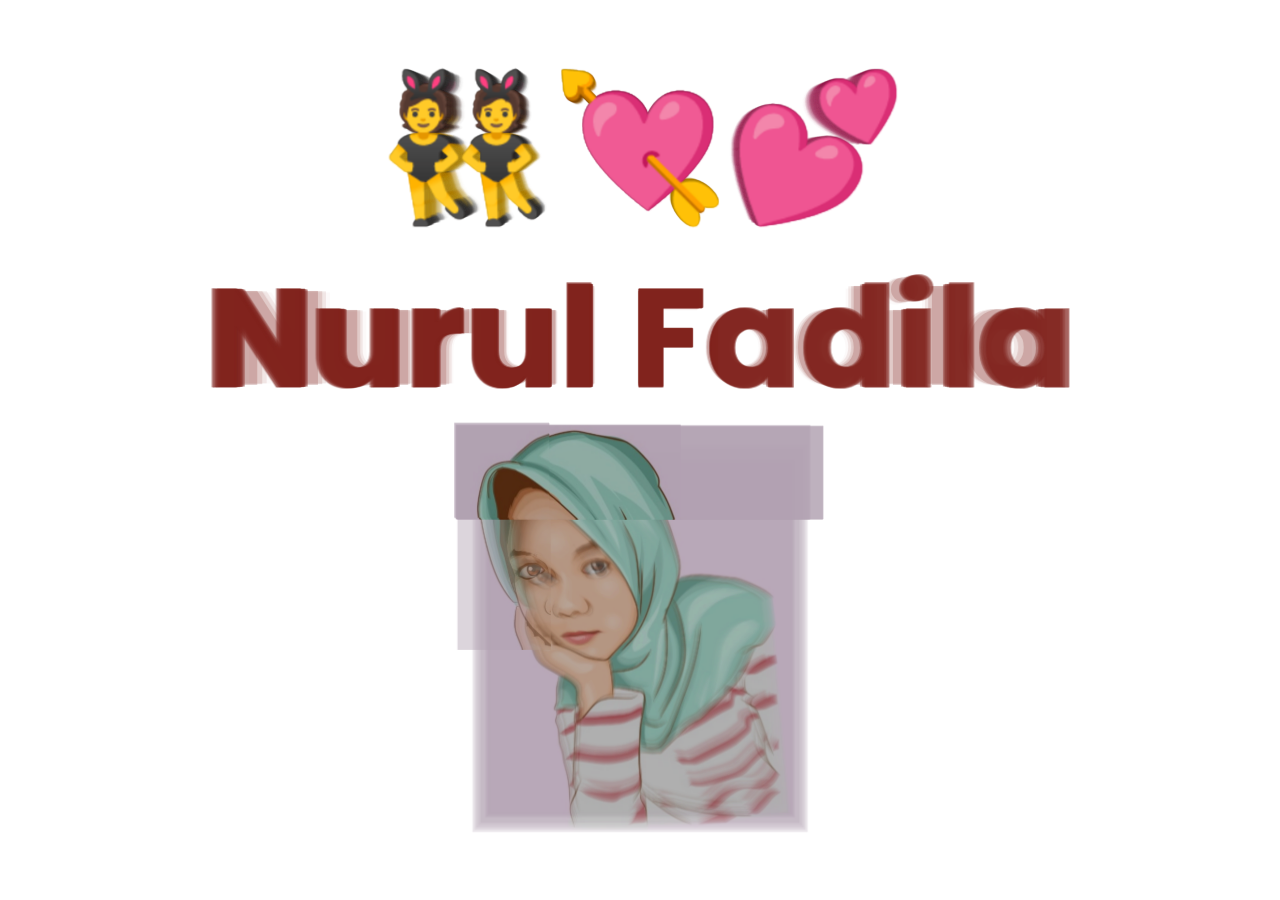
<file: index.html>
<!doctype html>
<html>
    <head>
        <meta charset="utf-8">
        <title>Nurul Fadila💕</title>
        <link rel="stylesheet" href="style.css">
    </head>
    <body>
        <h2 class="emoji-layers">👯💘💕</h2>
           <h2 class="text-layers" style="font: size 80px;">Nurul Fadila</h2>
        <div class="img-layers">
            <img src="nf.jpg" class="img">
        </div>
        <script src="ztext.min.js"></script>
        <script>
            var ztxt = new Ztextify(".text-layers", {
                    depth: "50px",
                    layers: 80,
                    fade: true,
                    direction: "forwards",
                     eventDirection: "default",
                    event: "pointer",
                    eventRotation: "35deg"
                });

            var emoji = new Ztextify(".emoji-layers", {
                    depth: "50px",
                    layers: 80,
                    fade: true,
                    direction: "forwards",
                     eventDirection: "default",
                    event: "pointer",
                    eventRotation: "35deg"
                });

            var image = new Ztextify(".img-layers", {
                    depth: "100px",
                    layers: 200,
                    fade: true,
                    direction: "forwards",
                     eventDirection: "default",
                    event: "pointer",
                    eventRotation: "35deg"
                });
        </script> 
    </body>
</html>
</file>
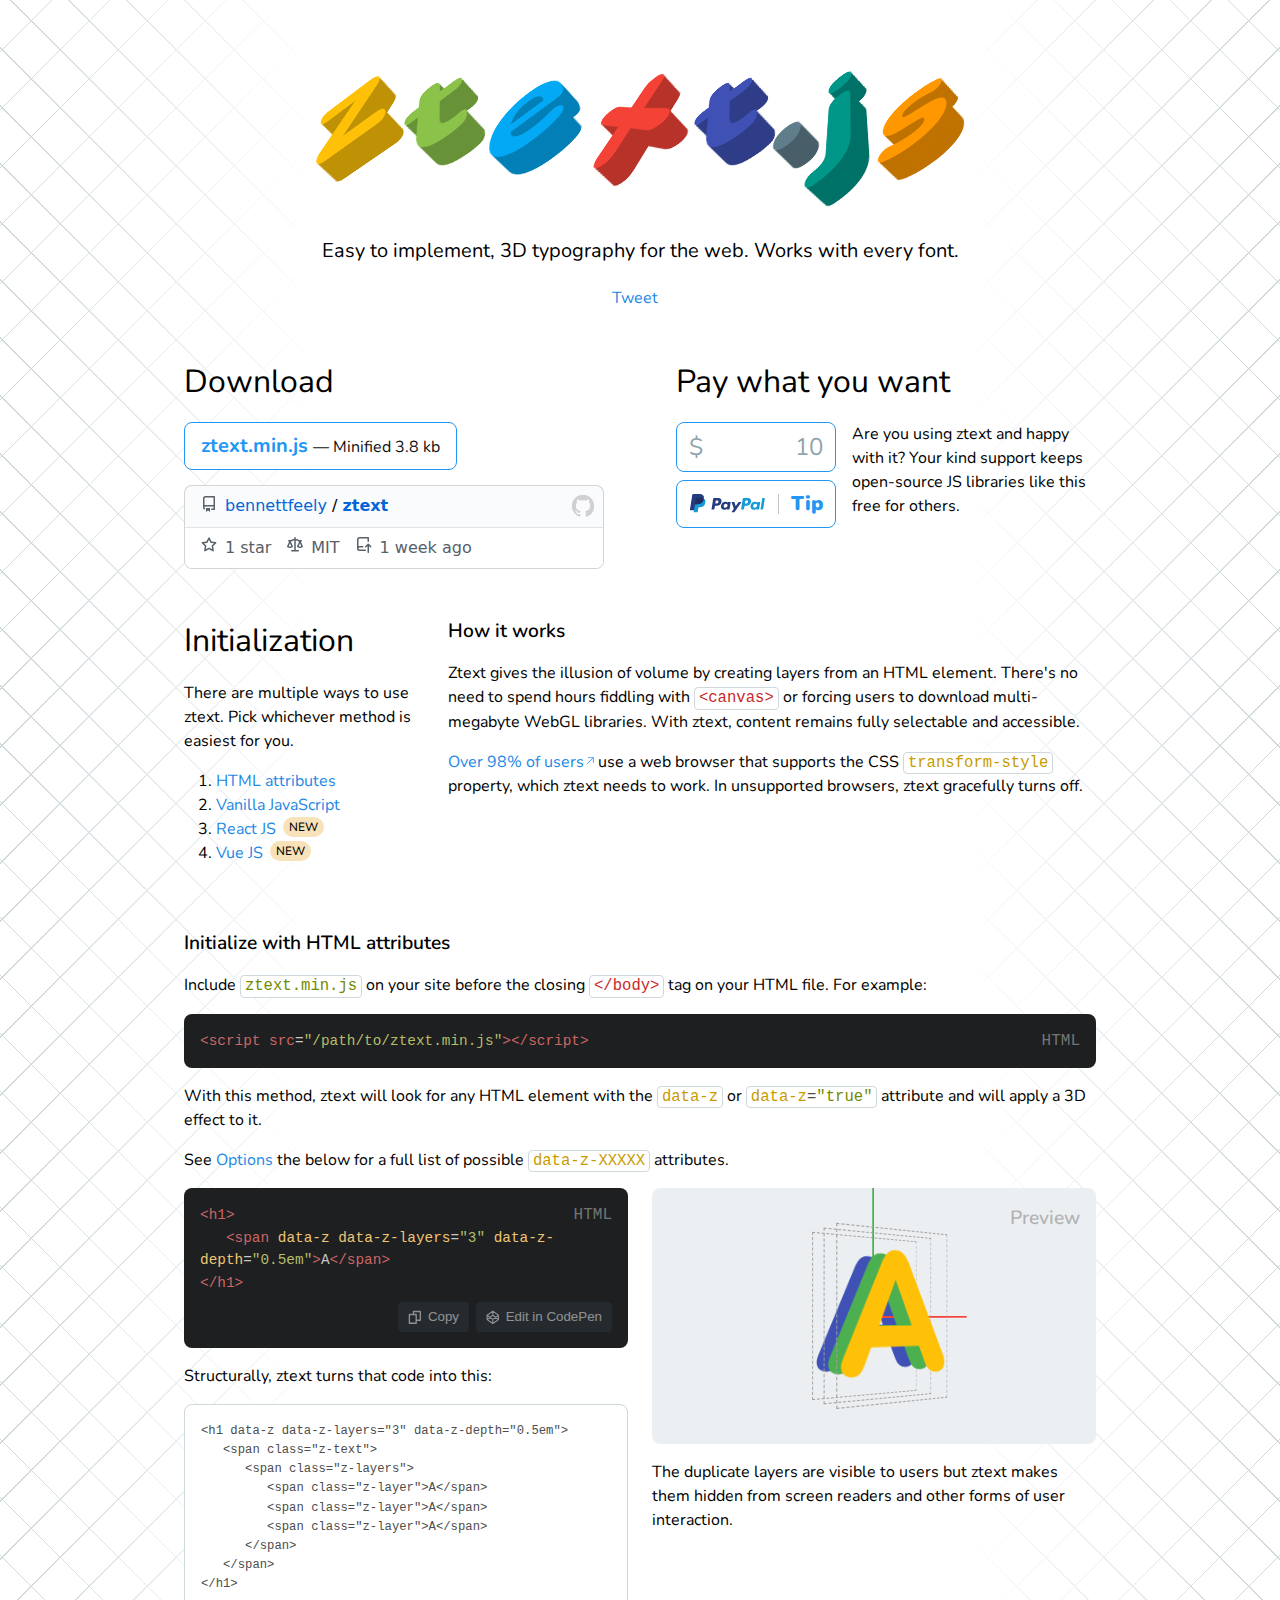
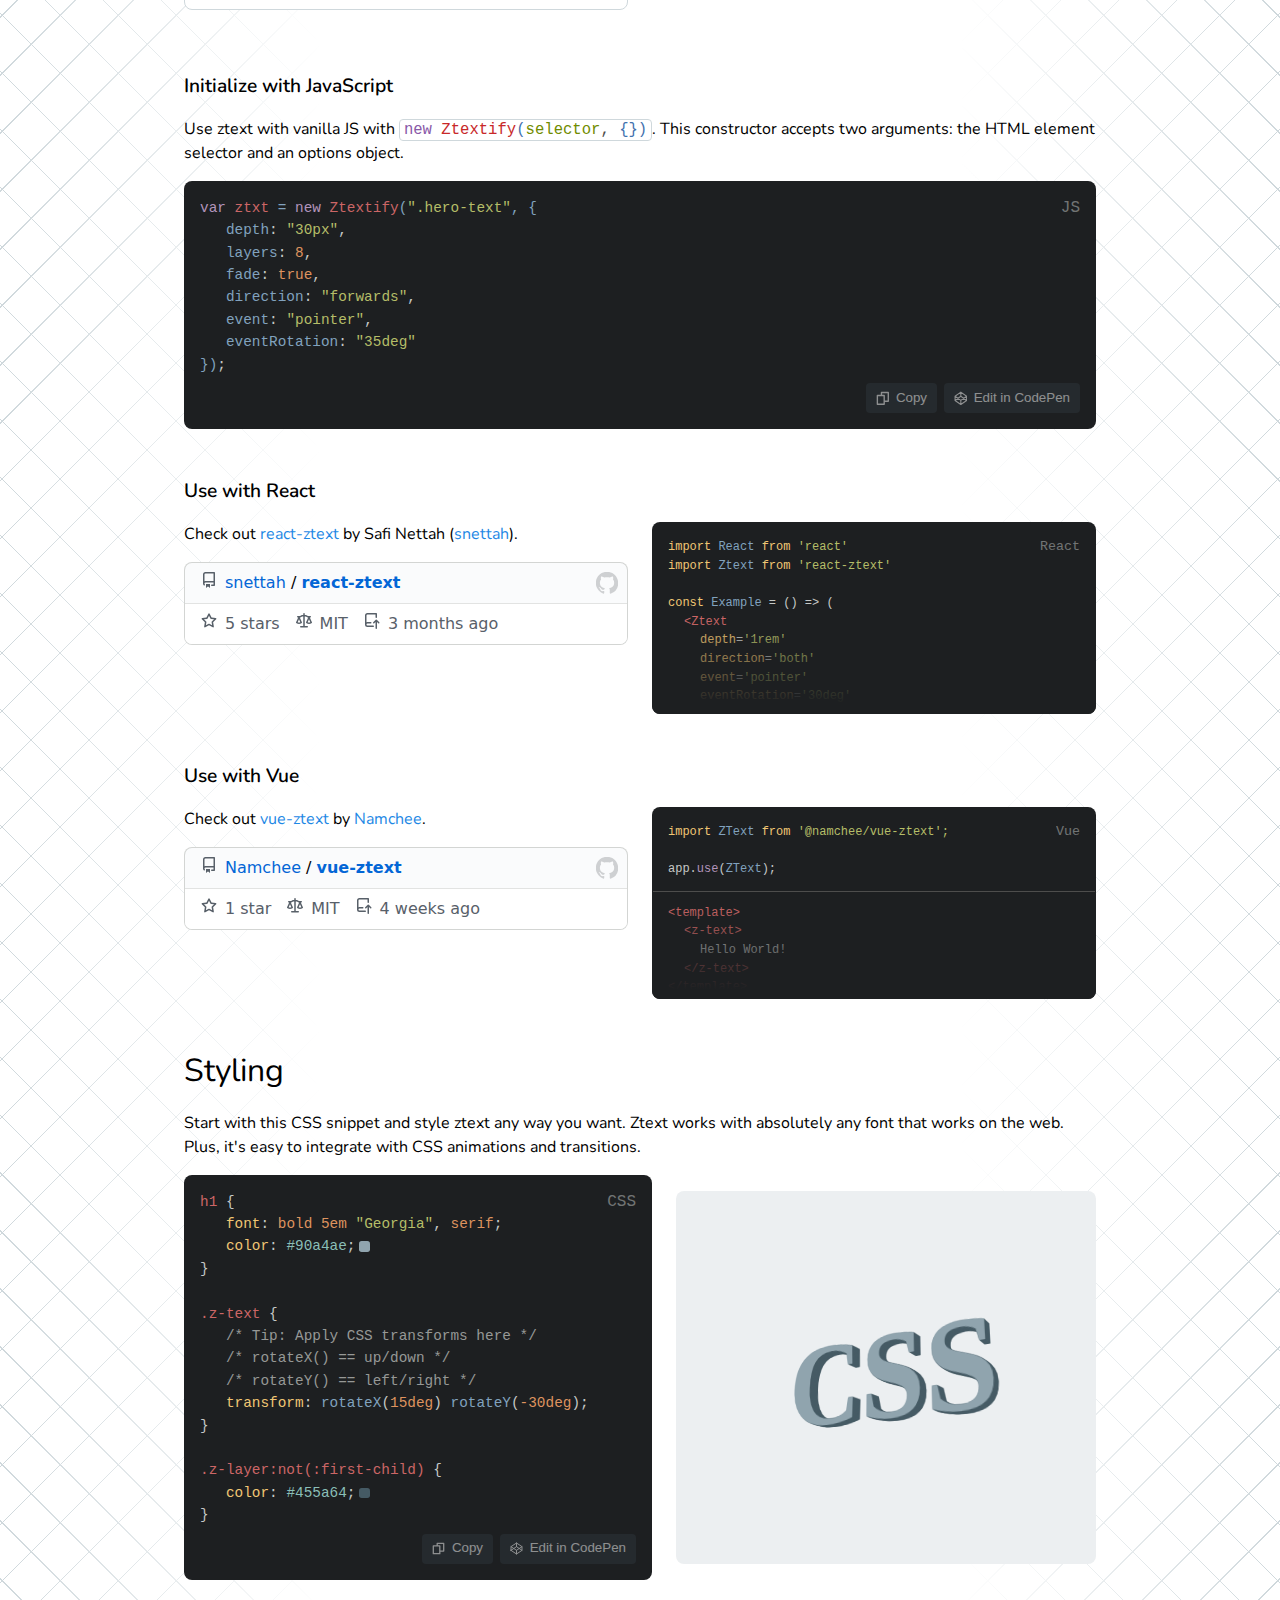
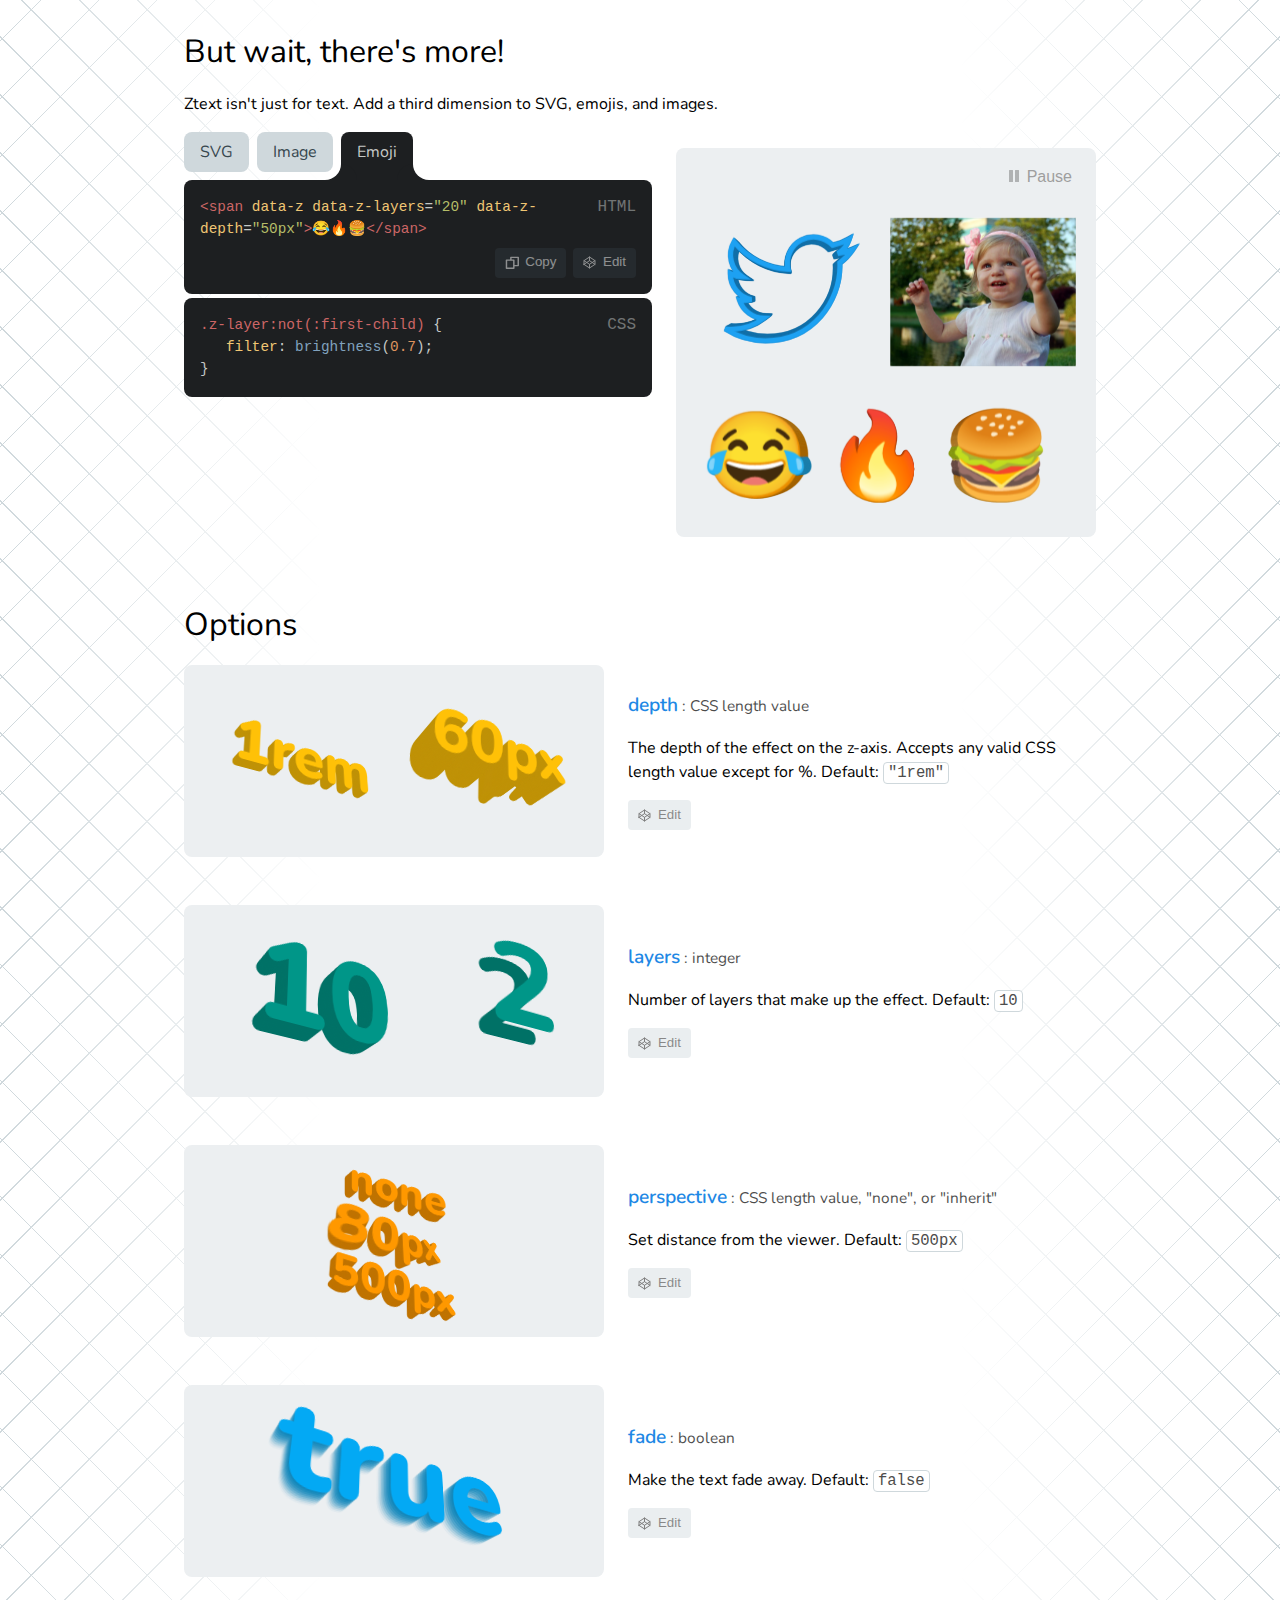
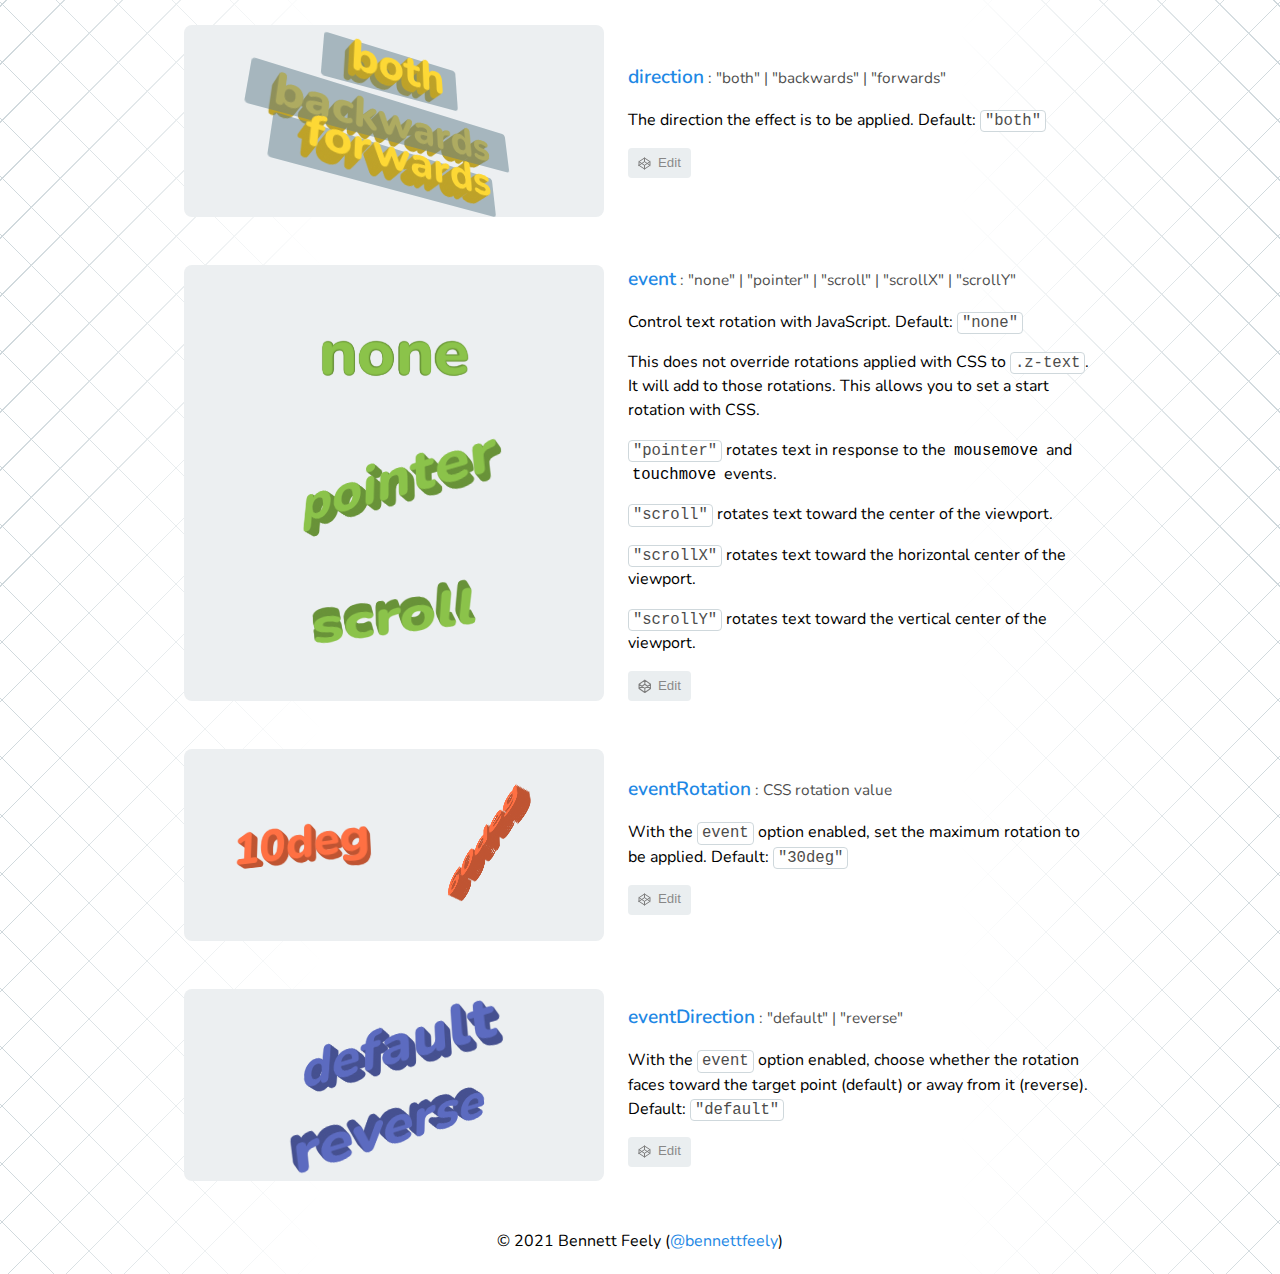
<file: ztext-main/index.html>
<!DOCTYPE html><html lang="en"><head><meta charset="utf-8"><meta content="width=device-width,initial-scale=1,shrink-to-fit=no" name="viewport"><title>ztext.js | 3D Typography for the Web</title><meta content="Easy to implement, 3D typography for any website and every font." name="description"><link href="img/icon/apple-touch-icon.png" rel="apple-touch-icon" sizes="180x180"><link href="img/icon/favicon-32x32.png" rel="icon" sizes="32x32" type="image/png"><link href="img/icon/favicon-16x16.png" rel="icon" sizes="16x16" type="image/png"><link color="#09101d" href="img/icon/safari-pinned-tab.svg" rel="mask-icon"><link href="css/style.min.css" rel="stylesheet"><link href="https://fonts.googleapis.com/css2?family=Cousine&amp;family=Nunito:wght@400;600;800&amp;display=swap" rel="stylesheet"></head><body><header class="header" id="header"><div class="wrapper"><div class="container"><h1><span data-z="true" data-z-depth=".15em" data-z-event="pointer" data-z-eventrotation="40deg">z</span></h1><h1><span data-z="true" data-z-depth=".15em" data-z-event="pointer" data-z-eventrotation="40deg">t</span></h1><h1><span data-z="true" data-z-depth=".15em" data-z-event="pointer" data-z-eventrotation="40deg">e</span></h1><h1><span data-z="true" data-z-depth=".15em" data-z-event="pointer" data-z-eventrotation="40deg">x</span></h1><h1><span data-z="true" data-z-depth=".15em" data-z-event="pointer" data-z-eventrotation="40deg">t</span></h1><h1><span data-z="true" data-z-depth=".15em" data-z-event="pointer" data-z-eventrotation="40deg">.</span></h1><h1><span data-z="true" data-z-depth=".15em" data-z-event="pointer" data-z-eventrotation="40deg">j</span></h1><h1><span data-z="true" data-z-depth=".15em" data-z-event="pointer" data-z-eventrotation="40deg">s</span></h1><h2>Easy to implement, 3D typography for the web. Works with every font.</h2><div class="share twitter-shade"><a class="twitter-share-button" data-related="bennettfeely" data-show-count="false" data-size="large" data-text="ztext.js - Easy to implement, 3D typography for the web. Works with every font." data-url="https://bennettfeely.com/ztext" href="https://twitter.com/share?ref_src=twsrc%5Etfw">Tweet</a><script async="true" charset="utf-8" src="https://platform.twitter.com/widgets.js"></script></div><div class="share facebook-share"><div class="fb-like" data-action="like" data-href="https://bennettfeely.com/ztext" data-layout="button_count" data-share="true" data-size="large" data-width=""></div></div></div></div></header><main class="main"><div class="wrapper"><div class="split"><div class="split-item"><section class="download" id="download"><div class="container"><h2>Download</h2><a class="button split-item" href="js/ztext.min.js"><strong>ztext.min.js </strong>&mdash; Minified 3.8 kb</a><div class="repo" data-repo="bennettfeely/ztext"><div class="repo-box"><div class="repo-title"><a class="repo-author" href="https://github.com/bennettfeely">bennettfeely</a> / <a class="repo-name" href="https://github.com/bennettfeely/ztext">ztext</a></div><a class="repo-meta" href="https://github.com/bennettfeely/ztext"><span class="repo-stars">1 star</span><span class="repo-license">MIT</span><span class="repo-updated">1 week ago</span></a></div></div></div></section></div><div class="split-item"><section class="tips" id="tips"><div class="container"><h2>Pay what you want</h2><div class="tip-jar-wrapper"><label class="tip-jar">$<input class="tip" inputmode="numeric" placeholder="10" type="text"></label><a class="tip-button button" href="https://www.paypal.com/cgi-bin/webscr?cmd=_donations&amp;business=9YZX9KJVUDWXW&amp;currency_code=USD&amp;amount=10&amp;item_name=ztext.js&amp;source=url"><img alt="PayPal" height="33" src="img/paypal.svg" width="124"><strong>Tip</strong></a></div><p>Are you using ztext and happy with it? Your kind support keeps open-source JS libraries like this free for others.</p></div></section></div></div></div><section class="initialization" id="initialization"><div class="wrapper"><div class="container"><div class="split"><div class="split-item shrink"><h2>Initialization</h2><p>There are multiple ways to use ztext. Pick whichever method is easiest for you.</p><ol><li><a href="#html-init">HTML attributes</a></li><li><a href="#js-init">Vanilla JavaScript</a></li><li><a href="#react-init">React JS</a> <span class="new">New</span></li><li><a href="#vue-init">Vue JS</a> <span class="new">New</span></li></ol></div><div class="split-item"><h3>How it works</h3><p>Ztext gives the illusion of volume by creating layers from an HTML element. There's no need to spend hours fiddling with <code class="light"><span class="red-code">&lt;canvas&gt;</span></code> or forcing users to download multi-megabyte WebGL libraries. With ztext, content remains fully selectable and accessible.</p><p><a class="external" href="https://caniuse.com/#feat=transforms3d">Over 98% of users</a> use a web browser that supports the CSS <code class="light"><span class="yellow-code">transform-style</span></code> property, which ztext needs to work. In unsupported browsers, ztext gracefully turns off.</p></div></div></div></div></section><section class="html-init" id="html-init"><div class="wrapper"><div class="container"><h3>Initialize with HTML attributes</h3><p>Include <code class="light"><span class="green-code">ztext.min.js</span></code> on your site before the closing <code class="light"><span class="red-code">&lt;/body&gt;</span></code> tag on your HTML file. For example:</p><pre class="dark"><h3>HTML</h3><code><span class="red-code">&lt;script src</span>=<span class="green-code">"/path/to/ztext.min.js"</span><span class="red-code">&gt;&lt;/script&gt;</span></code></pre><p>With this method, ztext will look for any HTML element with the <code class="light"><span class="yellow-code">data-z</span></code> or <code class="light"><span class="yellow-code">data-z</span>=<span class="green-code">"true"</span></code> attribute and will apply a 3D effect to it.</p><p>See <a href="#options">Options</a> the below for a full list of possible <code class="light"><span class="yellow-code">data-z-XXXXX</span></code> attributes.</p><div class="split"><div class="split-item"><pre class="dark"><h3>HTML</h3><code id="copy-0"><span class="red-code">&lt;h1&gt;</span><br>   <span class="red-code">&lt;span</span> <span class="yellow-code">data-z</span> <span class="yellow-code">data-z-layers</span>=<span class="green-code">"3"</span> <span class="yellow-code">data-z-depth</span>=<span class="green-code">"0.5em"</span><span class="red-code">></span>A<span class="red-code">&lt;/span&gt;</span><br><span class="red-code">&lt;/h1&gt;</span></code><div class="menu menu-0 right-align"></div></pre><p>Structurally, ztext turns that code into this:</p><pre class="light"><code><span>&lt;h1 data-z data-z-layers="3" data-z-depth="0.5em"&gt;<br>&nbsp;&nbsp;&nbsp;&lt;span class="z-text"&gt;<br>&nbsp;&nbsp;&nbsp;&nbsp;&nbsp;&nbsp;&lt;span class="z-layers"&gt;<br>&nbsp;&nbsp;&nbsp;&nbsp;&nbsp;&nbsp;&nbsp;&nbsp;&nbsp;&lt;span class="z-layer"&gt;A&lt;/span&gt;<br>&nbsp;&nbsp;&nbsp;&nbsp;&nbsp;&nbsp;&nbsp;&nbsp;&nbsp;&lt;span class="z-layer"&gt;A&lt;/span&gt;<br>&nbsp;&nbsp;&nbsp;&nbsp;&nbsp;&nbsp;&nbsp;&nbsp;&nbsp;&lt;span class="z-layer"&gt;A&lt;/span&gt;<br>&nbsp;&nbsp;&nbsp;&nbsp;&nbsp;&nbsp;&lt;/span&gt;<br>&nbsp;&nbsp;&nbsp;&lt;/span&gt;<br>&lt;/h1&gt;</span></code></pre></div><div class="split-item"><div class="preview"><h3>Preview</h3><h1 class="x-large" data-z="true" data-z-depth=".5em" data-z-layers="3">A</h1></div><p>The duplicate layers are visible to users but ztext makes them hidden from screen readers and other forms of user interaction.</p></div></div></div></div></section><section class="js-init" id="js-init"><div class="wrapper"><div class="container"><h3>Initialize with JavaScript</h3><p>Use ztext with vanilla JS with <code class="light"><span class="purple-code">new</span> <span class="red-code">Ztextify</span><span class="blue-code">(</span><span class="green-code">selector</span>, <span class="blue-code">{})</span></code>. This constructor accepts two arguments: the HTML element selector and an options object.</p><pre class="dark"><h3>JS</h3><code id="copy-1"><span class="purple-code">var</span> <span class="red-code">ztxt</span> <span class="blue-code">=</span> <span class="purple-code">new</span> <span class="red-code">Ztextify</span><span class="blue-code">(</span><span class="green-code">".hero-text"</span><span class="blue-code">,</span> <span class="blue-code">{</span><br>   <span class="blue-code">depth</span>: <span class="green-code">"30px"</span>,<br>   <span class="blue-code">layers</span>: <span class="orange-code">8</span>,<br>   <span class="blue-code">fade</span>: <span class="orange-code">true</span>,<br>   <span class="blue-code">direction</span>: <span class="green-code">"forwards"</span>,<br>   <span class="blue-code">event</span>: <span class="green-code">"pointer"</span>,<br>   <span class="blue-code">eventRotation</span>: <span class="green-code">"35deg"</span><br><span class="blue-code">})</span>;<div class="menu menu-1 right-align"></div></code></pre></div></div></section><section class="react-init" id="react-init"><div class="wrapper"><div class="container"><h3>Use with React</h3><div class="split"><div class="split-item"><p>Check out <a href="https://github.com/snettah/react-ztext">react-ztext</a> by Safi Nettah (<a href="https://github.com/snettah">snettah</a>).</p><div class="repo" data-repo="snettah/react-ztext"><div class="repo-box"><div class="repo-title"><a class="repo-author" href="https://github.com/snettah">snettah</a> / <a class="repo-name" href="https://github.com/snettah/react-ztext">react-ztext</a></div><a class="repo-meta" href="https://github.com/snettah/react-ztext"><span class="repo-stars">5 stars</span><span class="repo-license">MIT</span><span class="repo-updated">3 months ago</span></a></div></div></div><div class="split-item"><a class="code-preview" href="https://github.com/snettah/react-ztext"><pre class="dark"><h3>React</h3><code><span class="yellow-code">import</span> <span class="blue-code">React</span> <span class="yellow-code">from</span> <span class="green-code">'react'</span><br><span class="yellow-code">import</span> <span class="blue-code">Ztext</span> <span class="yellow-code">from</span> <span class="green-code">'react-ztext'</span><br><br><span class="yellow-code">const</span> <span class="blue-code">Example</span> = () => (<br>	<span class="red-code">&lt;Ztext</span><br>		<span class="yellow-code">depth</span>=<span class="green-code">'1rem'</span><br>		<span class="yellow-code">direction</span>=<span class="green-code">'both'</span><br>		<span class="yellow-code">event</span>=<span class="green-code">'pointer'</span><br>		<span class="yellow-code">eventRotation</span>=<span class="green-code">'30deg'</span><br>		<span class="yellow-code">eventDirection</span>=<span class="green-code">'default'</span><br>		<span class="yellow-code">fade</span>={<span class="orange-code">false</span>}<br>		<span class="yellow-code">layers</span>={<span class="orange-code">10</span>}<br>		<span class="yellow-code">perspective</span>=<span class="green-code">'500px'</span><br>	<span class="red-code">&gt;</span><br>		<span class="red-code">&lt;span</span> <span class="yellow-code">role</span>=<span class="green-code">'img'</span> <span class="yellow-code">aria-label</span>=<span class="green-code">'emoji'</span><span class="red-code">&gt;</span><br>			😂🔥🍔<br>		<span class="red-code">&lt;/span&gt;</span><br>	<span class="red-code">&lt;/Ztext&gt;</span><br>)</code></pre></a></div></div></div></div></section><section class="vue-init" id="vue-init"><div class="wrapper"><div class="container"><h3>Use with Vue</h3><div class="split"><div class="split-item"><p>Check out <a href="https://github.com/snettah/vue-ztext">vue-ztext</a> by <a href="https://github.com/Namchee">Namchee</a>.</p><div class="repo" data-repo="Namchee/vue-ztext"><div class="repo-box"><div class="repo-title"><a class="repo-author" href="https://github.com/Namchee">Namchee</a> / <a class="repo-name" href="https://github.com/Namchee/vue-ztext">vue-ztext</a></div><a class="repo-meta" href="https://github.com/Namchee/vue-ztext"><span class="repo-stars">1 star</span><span class="repo-license">MIT</span><span class="repo-updated">4 weeks ago</span></a></div></div></div><div class="split-item"><a class="code-preview" href="https://github.com/Namchee/vue-ztext"><pre class="dark"><h3>Vue</h3><code><span class="yellow-code">import</span> <span class="blue-code">ZText</span> <span class="yellow-code">from</span> <span class="green-code">'@namchee/vue-ztext';</span><br><br>app.<span class="purple-code">use</span>(<span class="blue-code">ZText</span>);<hr><span class="red-code">&lt;template&gt;</span><br>	<span class="red-code">&lt;z-text&gt;</span><br>		Hello World!<br>	<span class="red-code">&lt;/z-text&gt;</span><br><span class="red-code">&lt;/template&gt;</span></code></pre></a></div></div></div></div></section><section class="styling" id="styling"><div class="wrapper"><div class="container"><h2>Styling</h2><p>Start with this CSS snippet and style ztext any way you want. Ztext works with absolutely any font that works on the web. Plus, it's easy to integrate with CSS animations and transitions.</p><div class="split"><div class="split-item"><pre class="dark"><h3>CSS</h3><code id="copy-2"><span class="red-code">h1</span> {<br>   <span class="yellow-code">font</span>: <span class="orange-code">bold</span> <span class="orange-code">5em</span> <span class="green-code">"Georgia"</span>, <span class="orange-code">serif</span>;<br>   <span class="yellow-code">color</span>: <span class="aqua-code">#90a4ae</span>;<span class="dot" style="background:#90a4ae"></span><br>}<br><br><span class="red-code">.z-text</span> {<br>   <span class="gray-code">/* Tip: Apply CSS transforms here */</span><br>   <span class="gray-code">/* rotateX() == up/down */</span><br>   <span class="gray-code">/* rotateY() == left/right */</span><br>   <span class="yellow-code">transform</span>: <span class="blue-code">rotateX</span>(<span class="orange-code">15deg</span>) <span class="blue-code">rotateY</span>(<span class="orange-code">-30deg</span>);<br>}<br><br><span class="red-code">.z-layer:not(:first-child)</span> {<br>   <span class="yellow-code">color</span>: <span class="aqua-code">#455a64</span>;<span class="dot" style="background:#455a64"></span><br>}<div class="menu menu-2 right-align"></div></code></pre></div><div class="split-item preview styling-example-primary"><h1 class="large" data-z="true">CSS</h1></div></div></div></div></section><section class="more" id="more"><div class="wrapper"><div class="container"><h2>But wait, there's more!</h2><p>Ztext isn't just for text. Add a third dimension to SVG, emojis, and images.</p><div class="split"><div class="split-item"><div class="toggle-menu"><button class="toggle" data-show="svg">SVG</button><button class="toggle" data-show="img">Image</button><button class="toggle is-on" data-show="emoji">Emoji</button></div><pre class="dark"><h3>HTML</h3><div class="tab svg-code-tab"><code id="copy-3"><span class="red-code">&lt;span <span class="yellow-code">data-z</span></span> <span class="yellow-code">data-z-layers</span>=<span class="green-code">"15"</span> <span class="yellow-code">data-z-depth</span>=<span class="green-code">"50px"</span><span class="red-code">&gt;</span><br>   <span class="red-code">&lt;svg</span> <span class="yellow-code">xmlns</span>=<span class="green-code">"http://www.w3.org/2000/svg"</span> <span class="yellow-code">viewBox</span>=<span class="green-code">"0 0 400 400"</span> <span class="yellow-code">width</span>=<span class="green-code">"200"</span> <span class="yellow-code">height</span>=<span class="green-code">"200"</span><span class="red-code">></span><br>       <span class="red-code">&lt;path</span> <span class="yellow-code">d</span>=<span class="green-code">"..."</span><span><span class="red-code"> /&gt;</span><br>    <span class="red-code">&lt;/svg&gt;</span><br><span class="red-code">&lt;/span&gt;</span><div class="menu menu-3 right-align"></div></span></code></div><div class="tab img-code-tab"><code id="copy-4"><span class="red-code">&lt;span <span class="yellow-code">data-z</span> <span class="yellow-code">data-z-depth</span>=<span class="green-code">"40px"</span>&gt;</span><br>   <span class="red-code">&lt;img</span> <span class="yellow-code">width</span>=<span class="green-code">"150"</span> <span class="yellow-code">height</span>=<span class="green-code">"120"</span> <span class="yellow-code">src</span>=<span class="green-code">"images/grace.jpg"</span> <span class="yellow-code">alt</span>=<span class="green-code">"Photo of Grace"</span><span class="red-code">></span><br><span class="red-code">&lt;span&gt;</span><div class="menu menu-4 right-align"></div></code></div><div class="tab emoji-code-tab is-on"><code id="copy-5"><span class="red-code">&lt;span</span> <span class="yellow-code">data-z</span> <span class="yellow-code">data-z-layers</span>=<span class="green-code">"20"</span> <span class="yellow-code">data-z-depth</span>=<span class="green-code">"50px"</span><span class="red-code">&gt;</span>😂🔥🍔<span class="red-code">&lt;/span&gt;</span><div class="menu menu-5 right-align"></div></code></div></pre><pre class="dark"><h3>CSS</h3><code><span class="red-code">.z-layer:not(:first-child)</span> {<br>   <span class="yellow-code">filter</span>: <span class="blue-code">brightness</span>(<span class="orange-code">0.7</span>);<br>}</code></pre></div><div class="split-item preview"><button class="button pause">Pause</button><span class="svg-code-example" data-z="true" data-z-depth="50px" data-z-layers="15"><svg height="200" viewBox="0 0 400 400" width="200" xmlns="http://www.w3.org/2000/svg"><path d="M153.62 301.59c94.34 0 145.94-78.16 145.94-145.94 0-2.22 0-4.43-.15-6.63A104.36 104.36 0 00325 122.47a102.38 102.38 0 01-29.46 8.07 51.47 51.47 0 0022.55-28.37 102.79 102.79 0 01-32.57 12.45 51.34 51.34 0 00-87.41 46.78A145.62 145.62 0 0192.4 107.81a51.33 51.33 0 0015.88 68.47A50.91 50.91 0 0185 169.86v.65a51.31 51.31 0 0041.15 50.28 51.21 51.21 0 01-23.16.88 51.35 51.35 0 0047.92 35.62 102.92 102.92 0 01-63.7 22 104.41 104.41 0 01-12.21-.74 145.21 145.21 0 0078.62 23" fill="none" stroke="#1da1f2" stroke-width="10px"></path></svg></span><span class="img-code-example" data-z="true" data-z-depth="40px"><img alt="Photo of Grace" height="400" src="img/grace.jpg" width="500"></span><span class="emoji-code-example" data-z="true" data-z-depth="50px" data-z-layers="20">😂🔥🍔</span></div></div></div></div></section><section class="options" id="options"><div class="wrapper"><div class="container option depth-option" id="depth"><h2>Options</h2><div class="split"><div class="split-item preview"><h1 class="medium" data-z="true">1rem</h1><h1 class="medium" data-z="true" data-z-depth="60px" data-z-layers="30">60px</h1></div><div class="split-item"><h3><a href="#depth">depth</a><small class="param">CSS length value</small></h3><p>The depth of the effect on the z-axis. Accepts any valid CSS length value except for %. Default: <code class="light">"1rem"</code></p><div class="menu menu-6"></div></div></div></div><div class="container option layers-option" id="layers"><div class="split"><div class="split-item preview"><h1 class="large" data-z="true" data-z-depth=".25em" data-z-layers="10">10</h1><h1 class="large" data-z="true" data-z-depth=".5em" data-z-layers="2">2</h1></div><div class="split-item"><h3><a href="#layers">layers</a><small class="param">integer</small></h3><p>Number of layers that make up the effect. Default: <code class="light">10</code></p><div class="menu menu-7"></div></div></div></div><div class="container option perspective-option" id="perspective"><div class="split"><div class="split-item preview vertical"><h1 class="small" data-z="true" data-z-perspective="none">none</h1><h1 class="small" data-z="true" data-z-perspective="100px">80px</h1><h1 class="small" data-z="true" data-z-perspective="500px">500px</h1></div><div class="split-item"><h3><a href="#perspective">perspective</a><small class="param">CSS length value, "none", or "inherit"</small></h3><p>Set distance from the viewer. Default: <code class="light">500px</code></p><div class="menu menu-8"></div></div></div></div><div class="container option fade-option" id="fade"><div class="split"><div class="split-item preview"><h1 class="large" data-z="true" data-z-depth=".25em" data-z-fade="true" data-z-layers="10">true</h1></div><div class="split-item"><h3><a href="#fade">fade</a><small class="param">boolean</small></h3><p>Make the text fade away. Default: <code class="light">false</code></p><div class="menu menu-9"></div></div></div></div><div class="container option direction-option" id="direction"><div class="split"><div class="split-item preview vertical"><h1 class="small" data-z="true" data-z-depth=".5em">both</h1><h1 class="small" data-z="true" data-z-depth=".5em" data-z-direction="backwards">backwards</h1><h1 class="small" data-z="true" data-z-depth=".5em" data-z-direction="forwards">forwards</h1></div><div class="split-item"><h3><a href="#direction">direction</a><small class="param">"both" | "backwards" | "forwards"</small></h3><p>The direction the effect is to be applied. Default: <code class="light">"both"</code></p><div class="menu menu-10"></div></div></div></div><div class="container option event-option" id="event"><div class="split"><div class="split-item preview vertical static"><h1 class="medium" data-z="true" data-z-event="none">none</h1><h1 class="medium" data-z="true" data-z-event="pointer">pointer</h1><h1 class="medium" data-z="true" data-z-event="scroll">scroll</h1></div><div class="split-item"><h3><a href="#event">event</a><small class="param">"none" | "pointer" | "scroll" | "scrollX" | "scrollY"</small></h3><p>Control text rotation with JavaScript. Default: <code class="light">"none"</code></p><p>This does not override rotations applied with CSS to <code class="light">.z-text</code>. It will add to those rotations. This allows you to set a start rotation with CSS.</p><p><code class="light">"pointer"</code> rotates text in response to the <code>mousemove</code> and <code>touchmove</code> events.</p><p><code class="light">"scroll"</code> rotates text toward the center of the viewport.</p><p><code class="light">"scrollX"</code> rotates text toward the horizontal center of the viewport.</p><p><code class="light">"scrollY"</code> rotates text toward the vertical center of the viewport.</p><div class="menu menu-11"></div></div></div></div><div class="container option event-rotation-option" id="eventRotation"><div class="split"><div class="split-item preview static"><h1 class="small" data-z="true" data-z-event="pointer" data-z-eventrotation="20deg">10deg</h1><h1 class="small" data-z="true" data-z-event="pointer" data-z-eventrotation="60deg">60deg</h1></div><div class="split-item"><h3><a href="#eventRotation">eventRotation</a><small class="param">CSS rotation value</small></h3><p>With the <code class="light">event</code> option enabled, set the maximum rotation to be applied. Default: <code class="light">"30deg"</code></p><div class="menu menu-12"></div></div></div></div><div class="container option event-direction-option" id="eventDirection"><div class="split"><div class="split-item preview static vertical"><h1 class="medium" data-z="true" data-z-event="pointer">default</h1><h1 class="medium" data-z="true" data-z-event="pointer" data-z-eventdirection="reverse">reverse</h1></div><div class="split-item"><h3><a href="#eventRotationDirection">eventDirection</a><small class="param">"default" | "reverse"</small></h3><p>With the <code class="light">event</code> option enabled, choose whether the rotation faces toward the target point (default) or away from it (reverse). Default: <code class="light">"default"</code></p><div class="menu menu-13"></div></div></div></div></div></section></main><footer class="footer"><div class="wrapper"><div class="container">&copy; 2021 Bennett Feely (<a href="https://twitter.com/bennettfeely">@bennettfeely</a>)</div></div></footer><div id="fb-root"></div><script async="true" crossorigin="anonymous" defer="true" nonce="PHc3kpRj" src="https://connect.facebook.net/en_US/sdk.js#xfbml=1&amp;version=v8.0&amp;appId=261257780581807"></script><script src="js/ztext.min.js"></script><script src="js/clipboard.min.js"></script><script src="js/github.min.js"></script><script src="js/demo.min.js"></script><script src="js/examples.min.js"></script></body></html>
</file>
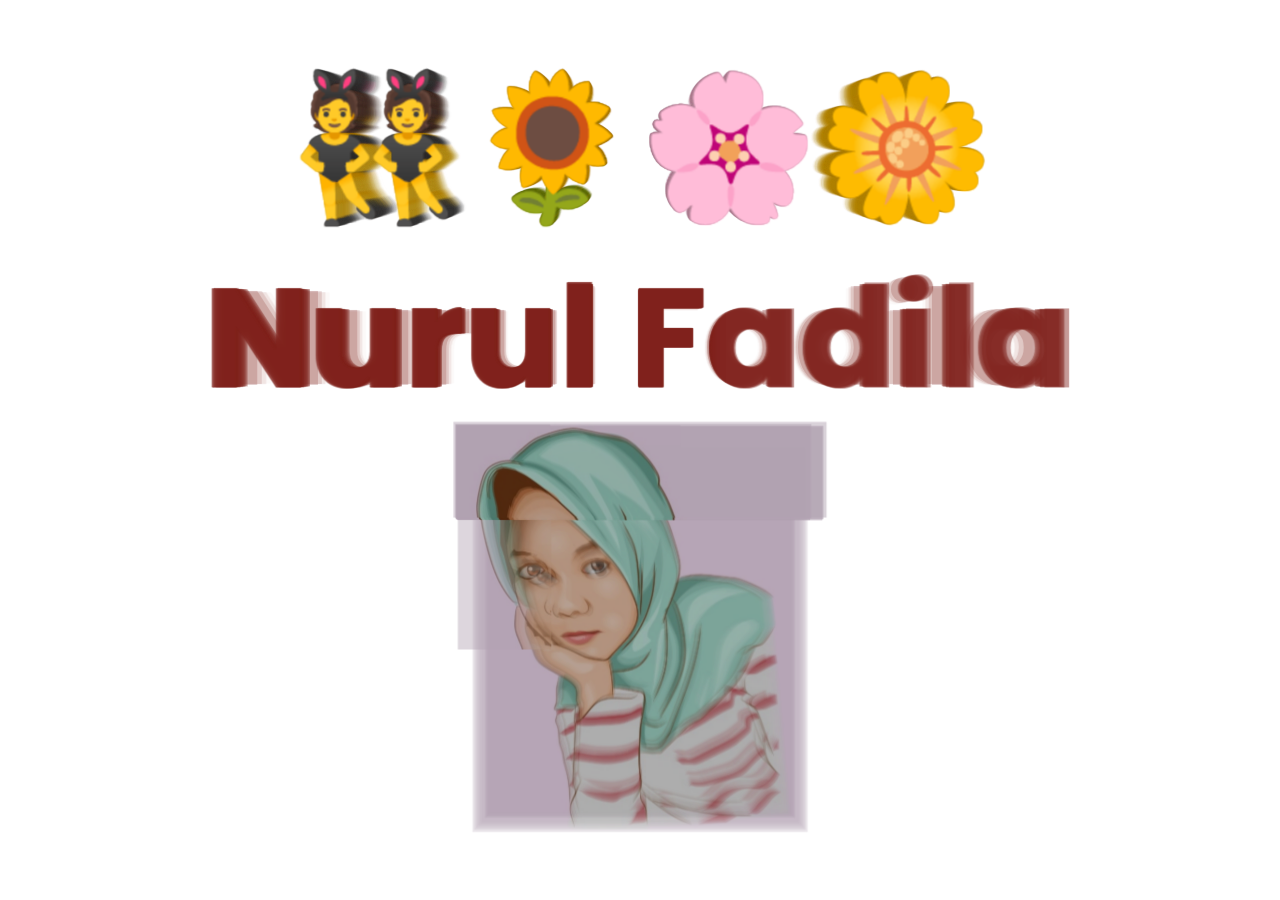
<file: indexku.html>
<!doctype html>
<html>

<head>
    <meta charset="utf-8">
    <!-- <title>Make 3D Element using zText.js</title> -->
    <title>Nurul Fadila💕</title>
    <link rel="stylesheet" href="style.css">
</head>

<body>
    <!-- <h2 class="text-layers">😂🔥🍔💘🍫🌸💕🌸🌼🗺️</h2> -->
    <h2 class="emoji-layers">👯🌻🌸🌼</h2>
    <!-- <h2 class="text-layers">👯👱‍♂️💘</h2> -->
    <!-- <h2 class="text-layers">👨‍👩‍👧‍👦</h2> -->
    <!-- <h2 class="text-layers">👨‍👩💘</h2> -->
    <!-- <h2 class="text-layers">Cool</h2> -->
    <h2 class="text-layers" style="font: size 80px;">Nurul Fadila</h2>
    <div class="img-layers">
        <img src="nf.jpg" class="img">
    </div>
    <script src="ztext.min.js"></script>
    <script>
        var ztxt = new Ztextify(".text-layers", {
            depth: "50px",
            layers: 80,
            fade: true,
            direction: "forwards",
            // eventDirection: "reverse",
            eventDirection: "default",
            event: "pointer",
            eventRotation: "35deg"
        });

        var emoji = new Ztextify(".emoji-layers", {
            depth: "50px",
            layers: 80,
            fade: true,
            direction: "forwards",
            // eventDirection: "default",
            //  eventDirection: "reverse",
            eventDirection: "default",
            event: "pointer",
            eventRotation: "35deg"
        });

        var image = new Ztextify(".img-layers", {
            depth: "100px",
            layers: 200,
            fade: true,
            direction: "forwards",
            // eventDirection: "default",
            //  eventDirection: "reverse",
            eventDirection: "default",
            event: "pointer",
            eventRotation: "35deg"
        });
    </script>
</body>

</html>
</file>
<file: style.css>
@import url('https://fonts.googleapis.com/css?family=Poppins:400,500,600,700,800,900&display=swap');
*
{
    margin: 0;
    padding: 0;
    box-sizing: border-box;
    font-family: 'Poppins', sans-serif;
}
body
{
    display: flex;
    justify-content: center;
    align-items: center;
    min-height: 100vh;
    flex-direction: column;
}
h2
{
    font-size: 8em;
}
h2 .z-layer:first-child
{
    color: #f44336;
}
h2 .z-layer
{
    color: #b73229;
}

.img
{
    position: relative;
    max-width: 300px;
    margin: 30px;
}
.z-layer:first-child
{
    filter: brightness(1);
}
.z-layer
{
    filter: brightness(0.7);
}
</file>
<file: ztext-main/css/style.min.css>
*,h1,h2,h3,h4,h5,h6,p,pre h3,small{margin:0}.code-preview:hover,.repo-meta:hover,a{text-decoration:none}.button,.more .toggle-menu,.preview,.repo-box,pre,svg:not(:root){overflow:hidden}.new,img{vertical-align:top}*{padding:0;-webkit-box-shadow:none;box-shadow:none;-webkit-box-sizing:border-box;box-sizing:border-box;-webkit-font-smoothing:antialiased;-moz-osx-font-smoothing:grayscale;font-smoothing:antialiased;-webkit-text-rendering:optimizeLegibility;text-rendering:optimizeLegibility}html{line-height:1.15;-ms-text-size-adjust:100%;-webkit-text-size-adjust:100%;-moz-text-size-adjust:100%;text-size-adjust:100%;scroll-behavior:smooth}article,fieldset,footer,header,nav,section{display:block}small{font-size:80%}a{background-color:transparent;-webkit-text-decoration-skip:objects;text-decoration-skip:objects;color:#1e88e5}img{border-style:none}input::-webkit-contacts-auto-fill-button{display:none;pointer-events:none;opacity:0}@-webkit-keyframes wobble{0%,100%{-webkit-transform:rotate3d(-1,1,0,30deg);transform:rotate3d(-1,1,0,30deg)}25%{-webkit-transform:rotate3d(1,1,0,30deg);transform:rotate3d(1,1,0,30deg)}50%{-webkit-transform:rotate3d(1,-1,0,30deg);transform:rotate3d(1,-1,0,30deg)}75%{-webkit-transform:rotate3d(-1,-1,0,30deg);transform:rotate3d(-1,-1,0,30deg)}}@keyframes wobble{0%,100%{-webkit-transform:rotate3d(-1,1,0,30deg);transform:rotate3d(-1,1,0,30deg)}25%{-webkit-transform:rotate3d(1,1,0,30deg);transform:rotate3d(1,1,0,30deg)}50%{-webkit-transform:rotate3d(1,-1,0,30deg);transform:rotate3d(1,-1,0,30deg)}75%{-webkit-transform:rotate3d(-1,-1,0,30deg);transform:rotate3d(-1,-1,0,30deg)}}body{font:100%/1.5 Nunito,"Helvetica Neue",sans-serif;text-align:center;background-color:#fff;background-image:-webkit-gradient(linear,left top,right top,from(rgba(255,255,255,0)),color-stop(25%,#fff),color-stop(75%,#fff),to(rgba(255,255,255,0))),repeating-linear-gradient(-45deg,transparent 0,transparent 2.5em,#cfd8dc 0,#cfd8dc calc(2.5em + 1px)),repeating-linear-gradient(45deg,transparent 0,transparent 2.5em,#cfd8dc 0,#cfd8dc calc(2.5em + 1px));background-image:linear-gradient(90deg,rgba(255,255,255,0),#fff 25%,#fff 75%,rgba(255,255,255,0)),repeating-linear-gradient(-45deg,transparent 0,transparent 2.5em,#cfd8dc 0,#cfd8dc calc(2.5em + 1px)),repeating-linear-gradient(45deg,transparent 0,transparent 2.5em,#cfd8dc 0,#cfd8dc calc(2.5em + 1px))}main{text-align:left}.container{padding:1.5em}.wrapper{max-width:60em;margin:0 auto}.split{display:-webkit-box;display:-ms-flexbox;display:flex;-ms-flex-wrap:wrap;flex-wrap:wrap;gap:1.5rem}.button,.dot,.new,p code,pre h3{display:inline-block}.split-item{-webkit-box-flex:1;-ms-flex:1 0 15em;flex:1 0 15em}.split-item.collapse{-webkit-box-flex:0;-ms-flex:0 1;flex:0 1}.split-item.shrink{-webkit-box-flex:0;-ms-flex:0 1 15em;flex:0 1 15em}h1,h2,h3,p{margin:0 0 1rem}h1{font-size:3em;font-weight:800;line-height:1}.repo-title,h2{font-weight:400}h1.x-large{font-size:10em}h1.large{font-size:8em}h1.medium{font-size:4em}h1.small{font-size:3em}h2{font-size:2em}h3{font-size:1.2em;font-weight:600}a:hover{text-decoration:underline}a.external:after{content:url("data:image/svg+xml,%3Csvg xmlns='http://www.w3.org/2000/svg' viewBox='-4 0 16 16' width='10' height='10'%3E%3Cpath d='M 3 1 L 11 1 L 11 9 M 11 1 L 1 11' fill='none' stroke='%231e88e5' stroke-linecap='round' stroke-width='1.5' stroke-linejoin='round'%3E%3C/path%3E%3C/svg%3E");opacity:.75}ol,ul{margin:1em 2em}.new{text-transform:uppercase;font-size:.75em;padding:.1em .5em;background:rgba(240,198,116,.5);font-weight:500;border-radius:1em;margin-left:.25em;cursor:default}.button{font-size:1em;padding:.5em 1em;margin:0 0 .5em;border:1px solid;background:#fff;border-radius:.5rem;color:#111;-webkit-transition:border-color .2s,-webkit-box-shadow .2s;transition:border-color .2s,-webkit-box-shadow .2s;transition:box-shadow .2s,border-color .2s;transition:box-shadow .2s,border-color .2s,-webkit-box-shadow .2s;-webkit-user-select:none;-moz-user-select:none;-ms-user-select:none;user-select:none}.code-preview pre,.dot,pre h3{-webkit-user-select:none}.button strong{font-size:1.25em}.button .split-item{display:-webkit-box;display:-ms-flexbox;display:flex;-webkit-box-orient:vertical;-webkit-box-direction:normal;-ms-flex-direction:column;flex-direction:column;-webkit-box-align:center;-ms-flex-align:center;-webkit-box-pack:center;-ms-flex-pack:center;justify-content:center;-webkit-box-flex:1;-ms-flex:1 0 auto;flex:1 0 auto;align-items:center}.button .split-item:nth-child(2){border-left:1px solid #4caf50;padding-left:1em}code,pre{-moz-tab-size:2;-o-tab-size:2;tab-size:2;border-radius:.5rem}code.light,pre.light{border:1px solid #cfd8dc}pre{position:relative;font:100%/1.4 Monaco,monospace;padding:1rem;white-space:pre-wrap;word-break:break-word}.header h1,.menu,.repo-title{white-space:nowrap}pre h3{font:inherit;float:right;opacity:.5;-moz-user-select:none;-ms-user-select:none;user-select:none;pointer-events:none}.code-preview pre,.dot{-moz-user-select:none;-ms-user-select:none;pointer-events:none}pre code{font:80%/1.4 Monaco,monospace;padding:0}@media (min-width:60em){pre code{font-size:90%}}pre .pre-subdivision{position:relative}code{font-size:1.2em;line-height:1.3;padding:0 .25em;border-radius:.25rem}code.is-on{-webkit-animation:copier 2s;animation:copier 2s}@-webkit-keyframes copier{0%{-webkit-filter:brightness(5);filter:brightness(5);background:#1d1f21}100%{background:rgba(29,31,33,0)}}@keyframes copier{0%{-webkit-filter:brightness(5);filter:brightness(5);background:#1d1f21}100%{background:rgba(29,31,33,0)}}code hr{margin:1em -1.25em;border:0;border-top:1px solid #4d4d4c}.dot{width:.75em;height:.75em;border-radius:25%;vertical-align:middle;margin-left:.25em;user-select:none}.light{background:#fff;color:#4d4d4c}.light .gray-code{color:#727370}.light .red-code{color:#c82829}.light .orange-code{color:#dd7a1c}.light .yellow-code{color:#c79c00}.light .green-code{color:#718c00}.light .blue-code{color:#4271ae}.light .purple-code{color:#8959a8}.light .aqua-code{color:#3e999f}.dark{background:#1d1f21;color:#c5c8c6}.dark ::-moz-selection{background:#969896}.dark ::selection{background:#969896}.dark .gray-code{color:#969896}.dark .red-code{color:#c66}.dark .orange-code{color:#de935f}.dark .yellow-code{color:#f0c674}.dark .green-code{color:#b5bd68}.dark .blue-code{color:#81a2be}.dark .purple-code{color:#b294bb}.dark .aqua-code{color:#8abeb7}.code-preview{cursor:text}.code-preview pre{font-size:smaller;max-height:12rem;user-select:none}.html-init .preview,.menu{-webkit-user-select:none;-moz-user-select:none;-ms-user-select:none}.code-preview pre:after{position:absolute;bottom:0;left:0;right:0;height:50%;content:"";background:-webkit-gradient(linear,left top,left bottom,from(rgba(29,31,33,0)),color-stop(90%,#1d1f21));background:linear-gradient(rgba(29,31,33,0),#1d1f21 90%)}.repo-box{background:#fafbfc;font-family:-apple-system,system-ui,"Segoe UI",Helvetica,Arial,sans-serif,"Apple Color Emoji","Segoe UI Emoji";border:1px solid rgba(197,200,198,.75);border-radius:.5rem;max-width:30em}.repo-title{position:relative;padding:.5em 1em}.repo-title:before{content:url("data:image/svg+xml,%3Csvg xmlns='http://www.w3.org/2000/svg' viewBox='0 0 16 16' version='1.1' width='16' height='16' fill='%23586069'%3E%3Cpath fill-rule='evenodd' d='M2 2.5A2.5 2.5 0 014.5 0h8.75a.75.75 0 01.75.75v12.5a.75.75 0 01-.75.75h-2.5a.75.75 0 110-1.5h1.75v-2h-8a1 1 0 00-.714 1.7.75.75 0 01-1.072 1.05A2.495 2.495 0 012 11.5v-9zm10.5-1V9h-8c-.356 0-.694.074-1 .208V2.5a1 1 0 011-1h8zM5 12.25v3.25a.25.25 0 00.4.2l1.45-1.087a.25.25 0 01.3 0L8.6 15.7a.25.25 0 00.4-.2v-3.25a.25.25 0 00-.25-.25h-3.5a.25.25 0 00-.25.25z'%3E%3C/path%3E%3C/svg%3E");margin-right:.5em;vertical-align:middle}.repo-title:after{position:absolute;top:.25em;right:.25em;width:2em;height:2em;content:url("data:image/svg+xml,%3Csvg xmlns='http://www.w3.org/2000/svg' height='32' viewBox='0 0 16 16' version='1.1' width='32'%3E%3Cpath fill='%2324292e' fill-rule='evenodd' d='M8 0C3.58 0 0 3.58 0 8c0 3.54 2.29 6.53 5.47 7.59.4.07.55-.17.55-.38 0-.19-.01-.82-.01-1.49-2.01.37-2.53-.49-2.69-.94-.09-.23-.48-.94-.82-1.13-.28-.15-.68-.52-.01-.53.63-.01 1.08.58 1.23.82.72 1.21 1.87.87 2.33.66.07-.52.28-.87.51-1.07-1.78-.2-3.64-.89-3.64-3.95 0-.87.31-1.59.82-2.15-.08-.2-.36-1.02.08-2.12 0 0 .67-.21 2.2.82.64-.18 1.32-.27 2-.27.68 0 1.36.09 2 .27 1.53-1.04 2.2-.82 2.2-.82.44 1.1.16 1.92.08 2.12.51.56.82 1.27.82 2.15 0 3.07-1.87 3.75-3.65 3.95.29.25.54.73.54 1.48 0 1.07-.01 1.93-.01 2.2 0 .21.15.46.55.38A8.013 8.013 0 0016 8c0-4.42-3.58-8-8-8z'%3E%3C/path%3E%3C/svg%3E");opacity:.2;-webkit-transform:scale(.7);transform:scale(.7)}.repo-author,.repo-name{color:#0366d6}.repo-name{font-weight:700}.repo-meta{display:block;border-top:1px solid rgba(197,200,198,.5);background:#fff;padding:0 .5em;color:#586069}.repo-license,.repo-stars,.repo-updated{display:inline-block;padding:.5em}.repo-license:before,.repo-stars:before,.repo-updated:before{display:inline-block;width:1em;height:1em;margin-right:.5em;vertical-align:top}.repo-stars:before{content:url("data:image/svg+xml,%3Csvg xmlns='http://www.w3.org/2000/svg' height='16' viewBox='0 0 16 16' version='1.1' width='16'%3E%3Cpath fill='%23586069' fill-rule='evenodd' d='M8 .25a.75.75 0 01.673.418l1.882 3.815 4.21.612a.75.75 0 01.416 1.279l-3.046 2.97.719 4.192a.75.75 0 01-1.088.791L8 12.347l-3.766 1.98a.75.75 0 01-1.088-.79l.72-4.194L.818 6.374a.75.75 0 01.416-1.28l4.21-.611L7.327.668A.75.75 0 018 .25zm0 2.445L6.615 5.5a.75.75 0 01-.564.41l-3.097.45 2.24 2.184a.75.75 0 01.216.664l-.528 3.084 2.769-1.456a.75.75 0 01.698 0l2.77 1.456-.53-3.084a.75.75 0 01.216-.664l2.24-2.183-3.096-.45a.75.75 0 01-.564-.41L8 2.694v.001z'%3E%3C/path%3E%3C/svg%3E")}.repo-license:before{content:url("data:image/svg+xml,%3Csvg xmlns='http://www.w3.org/2000/svg' height='16' viewBox='0 0 16 16' version='1.1' width='16'%3E%3Cpath fill='%23586069' fill-rule='evenodd' d='M8.75.75a.75.75 0 00-1.5 0V2h-.984c-.305 0-.604.08-.869.23l-1.288.737A.25.25 0 013.984 3H1.75a.75.75 0 000 1.5h.428L.066 9.192a.75.75 0 00.154.838l.53-.53-.53.53v.001l.002.002.002.002.006.006.016.015.045.04a3.514 3.514 0 00.686.45A4.492 4.492 0 003 11c.88 0 1.556-.22 2.023-.454a3.515 3.515 0 00.686-.45l.045-.04.016-.015.006-.006.002-.002.001-.002L5.25 9.5l.53.53a.75.75 0 00.154-.838L3.822 4.5h.162c.305 0 .604-.08.869-.23l1.289-.737a.25.25 0 01.124-.033h.984V13h-2.5a.75.75 0 000 1.5h6.5a.75.75 0 000-1.5h-2.5V3.5h.984a.25.25 0 01.124.033l1.29.736c.264.152.563.231.868.231h.162l-2.112 4.692a.75.75 0 00.154.838l.53-.53-.53.53v.001l.002.002.002.002.006.006.016.015.045.04a3.517 3.517 0 00.686.45A4.492 4.492 0 0013 11c.88 0 1.556-.22 2.023-.454a3.512 3.512 0 00.686-.45l.045-.04.01-.01.006-.005.006-.006.002-.002.001-.002-.529-.531.53.53a.75.75 0 00.154-.838L13.823 4.5h.427a.75.75 0 000-1.5h-2.234a.25.25 0 01-.124-.033l-1.29-.736A1.75 1.75 0 009.735 2H8.75V.75zM1.695 9.227c.285.135.718.273 1.305.273s1.02-.138 1.305-.273L3 6.327l-1.305 2.9zm10 0c.285.135.718.273 1.305.273s1.02-.138 1.305-.273L13 6.327l-1.305 2.9z'%3E%3C/path%3E%3C/svg%3E%0A")}.repo-updated:before{content:url("data:image/svg+xml,%3Csvg xmlns='http://www.w3.org/2000/svg' viewBox='0 0 16 16' version='1.1' width='16' height='16'%3E%3Cpath fill='%23586069' fill-rule='evenodd' d='M1 2.5A2.5 2.5 0 013.5 0h8.75a.75.75 0 01.75.75v3.5a.75.75 0 01-1.5 0V1.5h-8a1 1 0 00-1 1v6.708A2.492 2.492 0 013.5 9h3.25a.75.75 0 010 1.5H3.5a1 1 0 100 2h5.75a.75.75 0 010 1.5H3.5A2.5 2.5 0 011 11.5v-9zm13.23 7.79a.75.75 0 001.06-1.06l-2.505-2.505a.75.75 0 00-1.06 0L9.22 9.229a.75.75 0 001.06 1.061l1.225-1.224v6.184a.75.75 0 001.5 0V9.066l1.224 1.224z'%3E%3C/path%3E%3C/svg%3E")}.menu{display:block;margin:.5em 0 0;user-select:none}.menu.right-align{text-align:right}.codepen-form{display:inline-block;vertical-align:top}.codepen-button,.copy-button{display:-webkit-inline-box;display:-ms-inline-flexbox;display:inline-flex;-webkit-box-align:center;-ms-flex-align:center;align-items:center;line-height:1.25em;border:0;padding:.5em .75em;border-radius:.25rem;cursor:pointer;color:#fff;-webkit-transition:opacity .2s;background:rgba(96,125,139,.25);opacity:.5;margin:0 .5em 0 0;transition:opacity .2s}.right-align .codepen-button,.right-align .copy-button{margin:0 0 0 .5em}.options .codepen-button,.options .copy-button{color:#111}.codepen-button:focus,.codepen-button:hover,.copy-button:focus,.copy-button:hover{text-decoration:underline;opacity:1}.codepen-button:active,.copy-button:active{opacity:1}.codepen-button:before,.copy-button:before{display:inline-block;content:"";width:1em;height:1em;margin:0 .5em 0 0;background-size:cover}.preview,.tip-jar{display:-webkit-box}.copy-button.is-on{-webkit-animation:copier 2s;animation:copier 2s}.copy-button:before{background-image:url('data:image/svg+xml,%3Csvg xmlns="http://www.w3.org/2000/svg" width="20" height="20" viewBox="0 0 10 10"%3E%3Cpath d="M6 3L6 9L1 9L1 3 ZM4 3L4 1L9 1L9 7L6 7" fill="none" stroke="%23fff" stroke-linecap="round" stroke-linejoin="round" stroke-width="1"%3E%3C/path%3E%3C/svg%3E')}.options .copy-button:before{background-image:url('data:image/svg+xml,%3Csvg xmlns="http://www.w3.org/2000/svg" width="20" height="20" viewBox="0 0 10 10"%3E%3Cpath d="M6 3L6 9L1 9L1 3 ZM4 3L4 1L9 1L9 7L6 7" fill="none" stroke="%23000" stroke-linecap="round" stroke-linejoin="round" stroke-width="1"%3E%3C/path%3E%3C/svg%3E')}.codepen-button:before{background-image:url('data:image/svg+xml,%3Csvg xmlns="http://www.w3.org/2000/svg" width="20" height="20" viewBox="20 0 26 26" fill="none" stroke="%23fff" stroke-width="2" stroke-linecap="round" stroke-linejoin="round"%3E%3Cpath d="M22 16.7L33 24l11-7.3V9.3L33 2L22 9.3V16.7z M44 16.7L33 9.3l-11 7.4 M22 9.3l11 7.3 l11-7.3 M33 2v7.3 M33 16.7V24"/%3E%3C/svg%3E%0A')}.options .codepen-button:before{background-image:url('data:image/svg+xml,%3Csvg xmlns="http://www.w3.org/2000/svg" width="20" height="20" viewBox="20 0 26 26" fill="none" stroke="%23000" stroke-width="2" stroke-linecap="round" stroke-linejoin="round"%3E%3Cpath d="M22 16.7L33 24l11-7.3V9.3L33 2L22 9.3V16.7z M44 16.7L33 9.3l-11 7.4 M22 9.3l11 7.3 l11-7.3 M33 2v7.3 M33 16.7V24"/%3E%3C/svg%3E%0A')}.preview{position:relative;display:-ms-flexbox;display:flex;-webkit-box-align:center;-ms-flex-align:center;align-items:center;-ms-flex-pack:distribute;justify-content:space-around;-webkit-box-flex:1;-ms-flex:1 0 12em;flex:1 0 12em;min-height:12em;padding:0 1em;margin:1rem 0;background:#eceff1;border-radius:.5rem}.preview.vertical{-webkit-box-orient:vertical;-webkit-box-direction:normal;-ms-flex-direction:column;flex-direction:column;padding:1em 0}.tip-button,.tip-jar{-webkit-box-align:center;-webkit-box-shadow:0 0 0 0 rgba(33,150,243,.25)}.preview h1{position:relative;margin:0}.preview h3{position:absolute;top:1rem;right:1rem;opacity:.25}.header{-ms-touch-action:none;touch-action:none}.header h1{display:inline;font-size:20vw}@media (min-width:35em){.header h1{font-size:8em}}@media (min-width:60em){.header h1{font-size:12em}}.header h1:nth-child(1){color:#ffc107}.header h1:nth-child(1) .z-layer:not(:first-child){color:#bf9105}.header h1:nth-child(2){color:#8bc34a}.header h1:nth-child(2) .z-layer:not(:first-child){color:#689238}.header h1:nth-child(3){color:#03a9f4}.header h1:nth-child(3) .z-layer:not(:first-child){color:#027fb7}.header h1:nth-child(4){color:#f44336}.header h1:nth-child(4) .z-layer:not(:first-child){color:#b73229}.header h1:nth-child(5){color:#3f51b5}.header h1:nth-child(5) .z-layer:not(:first-child){color:#2f3d88}.header h1:nth-child(6){color:#607d8b}.header h1:nth-child(6) .z-layer:not(:first-child){color:#485e68}.header h1:nth-child(7){color:#009688}.header h1:nth-child(7) .z-layer:not(:first-child){color:#007166}.header h1:nth-child(8){color:#ff9800}.header h1:nth-child(8) .z-layer:not(:first-child){color:#bf7200}.header h2{font-size:1.25em;margin:1em 0}.header .z-text{-webkit-transform:rotateX(20deg);transform:rotateX(20deg)}.share{display:inline-block;vertical-align:top;margin:0 5px}.download .button{border-color:#2196f3;-webkit-box-shadow:0 0 0 0 rgba(33,150,243,.25);box-shadow:0 0 0 0 rgba(33,150,243,.25)}.download .button strong{color:#2196f3}.download .button:hover{-webkit-box-shadow:0 0 0 .5em rgba(33,150,243,.25);box-shadow:0 0 0 .5em rgba(33,150,243,.25);color:#1971b6;text-decoration:none}.download p{margin:0}.tip-jar-wrapper{display:inline-block;width:10rem;float:left;margin:0 1em 1em 0}.tip-jar{display:-ms-flexbox;display:flex;-ms-flex-align:center;align-items:center;border:1px solid #2196f3;font-size:1.5em;padding:.25em .5em;border-radius:.5rem;color:#90a4ae;background:#fff;box-shadow:0 0 0 0 rgba(33,150,243,.25);-webkit-transition:-webkit-box-shadow .2s;transition:-webkit-box-shadow .2s;transition:box-shadow .2s;transition:box-shadow .2s,-webkit-box-shadow .2s}.tip-jar:hover{-webkit-box-shadow:0 0 0 .25rem rgba(33,150,243,.25);box-shadow:0 0 0 .25rem rgba(33,150,243,.25);color:#2196f3}.tip-jar:focus-within{-webkit-box-shadow:0 0 0 .25rem rgba(33,150,243,.5);box-shadow:0 0 0 .25rem rgba(33,150,243,.5)}.tip-jar .tip{width:100%;border:0;font:inherit;text-align:right}.tip-jar .tip:focus{outline:0}::-webkit-input-placeholder{color:#90a4ae}::-moz-placeholder{color:#90a4ae}:-ms-input-placeholder{color:#90a4ae}::-ms-input-placeholder{color:#90a4ae}::placeholder{color:#90a4ae}.tip-button{display:-webkit-box;display:-ms-flexbox;display:flex;-ms-flex-align:center;align-items:center;padding:.5em .75em;border-radius:.5rem;margin:.5em 0 0;font-weight:700;border:1px solid #2196f3;color:#2196f3;box-shadow:0 0 0 0 rgba(33,150,243,.25);cursor:pointer;-webkit-transition:background-color .2s,-webkit-box-shadow .2s;transition:background-color .2s,-webkit-box-shadow .2s;transition:background-color .2s,box-shadow .2s;transition:background-color .2s,box-shadow .2s,-webkit-box-shadow .2s}.tip-button:hover{-webkit-box-shadow:0 0 0 .25rem rgba(33,150,243,.25);box-shadow:0 0 0 .25rem rgba(33,150,243,.25);text-decoration:none;background:rgba(33,150,243,.125)}.tip-button:active{-webkit-box-shadow:0 0 0 .25rem rgba(33,150,243,.5);box-shadow:0 0 0 .25rem rgba(33,150,243,.5);-webkit-transition:0s;transition:0s}.tip-button img{max-height:1.25em;-webkit-box-flex:1;-ms-flex:1;flex:1;margin:0 .75em 0 0;border-right:1px solid rgba(17,17,17,.25);padding:0 .75em 0 0}.initialization .split{-webkit-box-align:start;-ms-flex-align:start;align-items:flex-start}.html-init pre{margin:0 0 1em}.html-init pre.light{font-size:.85em}.html-init .preview{pointer-events:none;user-select:none;min-width:12em;padding:3em 0;margin:0 0 1em}.html-init .preview .z-text{-webkit-animation:wobble 12s ease-in-out infinite;animation:wobble 12s ease-in-out infinite;-webkit-transform:rotateY(30deg);transform:rotateY(30deg)}.html-init .preview .z-text .z-layer:nth-child(1){color:#ffc107;outline:#9e9e9e dashed 1px}.html-init .preview .z-text .z-layer:nth-child(2){color:#4caf50;outline:#9e9e9e dashed 1px}.html-init .preview .z-text .z-layer:nth-child(3){color:#3f51b5;outline:#9e9e9e dashed 1px}.html-init .preview .z-text:before{position:absolute;top:-50%;right:-50%;width:100%;height:100%;content:"";border-left:2px solid #4caf50;border-bottom:2px solid #f44336}.html-init .preview .z-text:after{display:block;content:"";position:absolute;top:50%;left:calc(50% - 1px);height:100%;background:#03a9f4;width:2px;-webkit-transform-origin:center top;transform-origin:center top;-webkit-transform:rotateX(90deg);transform:rotateX(90deg)}.styling-example-primary .z-text{-webkit-transform:rotateX(15deg) rotateY(-30deg);transform:rotateX(15deg) rotateY(-30deg);font-family:Georgia,serif}.styling-example-primary .z-layer:first-child,.styling-example-primary [data-z]{color:#90a4ae}.styling-example-primary .z-layer{color:#455a64}.more .toggle-menu{margin-bottom:-.5em;padding-bottom:.5em}.more .toggle{-webkit-tap-highlight-color:transparent;font:100%/1 Nunito,sans-serif;display:inline-block;border-radius:.5rem;background:#cfd8dc;color:#37474f;border:0;padding:.75em 1em;cursor:pointer;position:relative;margin:0 0 .5em .5em}.more .toggle:hover{background:#b0bec5;color:#1d1f21}.more .toggle:active{background:#78909c}.more .toggle:focus{outline:0}.more .toggle:first-child{margin-left:0}.more .toggle.is-on{background:#1d1f21;color:#c5c8c6;margin-bottom:0;padding:.75em 1em 1.25em;border-radius:.5rem .5rem 0 0}.more .toggle.is-on:after,.more .toggle.is-on:before{display:block;content:"";position:absolute;bottom:0;width:2rem;height:2rem;border-radius:1rem;background:0 0}.more .toggle.is-on:before{right:100%;-webkit-box-shadow:1rem 1rem #1d1f21;box-shadow:1rem 1rem #1d1f21}.more .toggle.is-on:after{left:100%;-webkit-box-shadow:-1rem 1rem #1d1f21;box-shadow:-1rem 1rem #1d1f21}.more pre{margin:0 0 .25em}.more .tab{display:none}.more .tab.is-on{display:block}.more .preview{display:-webkit-box;display:-ms-flexbox;display:flex;-ms-flex-wrap:wrap;flex-wrap:wrap;padding:2.75em 1em 1em;-ms-flex-item-align:start;align-self:flex-start}.more .pause{background:0 0;position:absolute;top:.5rem;right:.5rem;cursor:default;pointer-events:none;border:0;color:#9e9e9e;padding:.75em 1em;border-radius:.5rem}.more .pause:before{width:1em;height:1.2em;content:url('data:image/svg+xml,%3Csvg xmlns="http://www.w3.org/2000/svg" width="10" height="12" preserveAspectRatio="none" viewBox="0 0 10 10"%3E%3Cpath d="M.5 .5 3.5 .5 L 3.5 9.5 L .5 9.5 Z M 6.5 .5 L 9.5 .5 L 9.5 9.5 L 6.5 9.5 Z" fill="currentColor" stroke="currentColor" stroke-linecap="round" stroke-linejoin="round" stroke-width="1"%3E%3C/path%3E%3C/svg%3E');margin-right:.5em;opacity:.25}.more .pause.is-on{pointer-events:auto;cursor:pointer;color:#616161}.more .pause.is-on:hover{background:#cfd8dc}.more .pause.is-on:before{opacity:.5}.more .z-layer{-webkit-filter:brightness(.7);filter:brightness(.7)}.more .z-layer:first-child{-webkit-filter:brightness(1);filter:brightness(1)}.more .emoji-code-example,.more .img-code-example,.more .svg-code-example{-webkit-box-flex:1;-ms-flex:1 0 6em;flex:1 0 6em}.more .emoji-code-example .z-text,.more .img-code-example .z-text,.more .svg-code-example .z-text{-webkit-animation:wobble 6s ease-in-out paused infinite;animation:wobble 6s ease-in-out paused infinite}.more .emoji-code-example.is-on .z-text,.more .img-code-example.is-on .z-text,.more .svg-code-example.is-on .z-text{-webkit-animation-play-state:running;animation-play-state:running}.more .svg-code-example svg{width:100%;height:auto}.more .svg-code-example .z-text{-webkit-animation-delay:-1s;animation-delay:-1s}.more .img-code-example img{width:100%;padding:.5em;height:auto}.more .img-code-example .z-text{-webkit-animation-delay:-2s;animation-delay:-2s}.more .emoji-code-example{text-align:center;-webkit-box-flex:1;-ms-flex:1 0 100%;flex:1 0 100%;font-size:5em;line-height:1.2;letter-spacing:.2em;padding:.2em 0}.more .emoji-code-example .z-text{-webkit-animation-delay:-.5s;animation-delay:-.5s}.options .split{-webkit-box-align:center;-ms-flex-align:center;align-items:center}.options .split p:last-child{margin:0}.options .split-item .option{margin:1.5em 0}.options .z-text{-webkit-transform:rotateX(30deg) rotateY(30deg);transform:rotateX(30deg) rotateY(30deg);-webkit-transition:-webkit-transform 1s;transition:-webkit-transform 1s;transition:transform 1s;transition:transform 1s,-webkit-transform 1s}.options .preview{-ms-flex-item-align:stretch;align-self:stretch;padding:1.5em;margin:0}.options .preview:hover .z-text{-webkit-transform:rotateX(-30deg) rotateY(-30deg);transform:rotateX(-30deg) rotateY(-30deg)}.options .static{-ms-touch-action:none;touch-action:none}.options .static .z-text,.options .static:hover .z-text{-webkit-transform:none;transform:none}.depth-option .preview{color:#ffc107}.depth-option .preview .z-layer:not(:first-child){color:#bf9105}.layers-option .preview{color:#009688}.layers-option .preview .z-layer:not(:first-child){color:#007166}.perspective-option .preview{color:#ff9800}.perspective-option .preview .z-layer:not(:first-child){color:#bf7200}.fade-option .preview{color:#03a9f4}.fade-option .preview .z-layer:not(:first-child){color:#027fb7}.direction-option .preview{color:#fdd835}.direction-option .preview .z-layer:not(:first-child){color:#bea228}.direction-option .z-text{background:rgba(96,125,139,.5);padding:0 .5em;border-radius:.25rem}.direction-option [data-z-direction=backwards] .z-layer:first-child{-webkit-transform:translateZ(-1px)!important;transform:translateZ(-1px)!important}.event-option .preview{color:#8bc34a}.event-option .preview .z-layer:not(:first-child){color:#689238}.event-rotation-option .preview{color:#ff7043}.event-rotation-option .preview .z-layer:not(:first-child){color:#bf5432}.event-direction-option .preview{color:#5c6bc0}.event-direction-option .preview .z-layer:not(:first-child){color:#455090}.param{font-weight:400;opacity:.7}.param:before{content:" : "}
</file>
